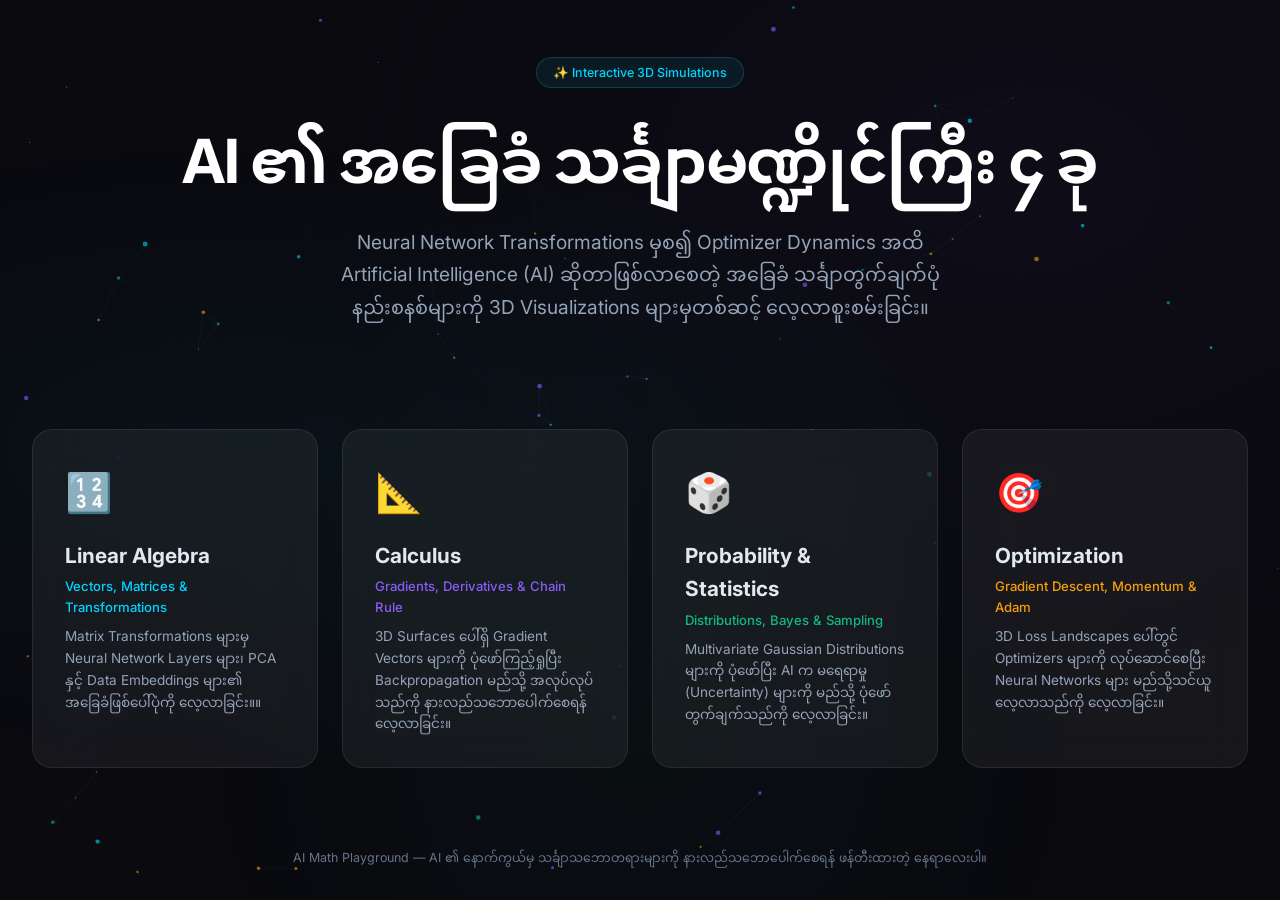
<file: index.html>
<!DOCTYPE html>
<html lang="en">

<head>
  <meta charset="UTF-8">
  <meta name="viewport" content="width=device-width, initial-scale=1.0">
  <meta name="description"
    content="Interactive 3D simulations of the 4 foundational math pillars of Artificial Intelligence: Linear Algebra, Calculus, Probability & Statistics, and Optimization.">
  <title>AI Math Playground — The 4 Pillars of AI Mathematics</title>
  <link rel="stylesheet" href="common/styles.css">
  <style>
    /* ── Landing Page Specific ─────────────────────────────── */
    .landing {
      min-height: 100vh;
      display: flex;
      flex-direction: column;
      position: relative;
      z-index: 1;
    }

    /* Hero */
    .hero {
      flex: 1;
      display: flex;
      flex-direction: column;
      align-items: center;
      justify-content: center;
      text-align: center;
      padding: var(--space-2xl) var(--space-xl);
      position: relative;
    }

    .hero-badge {
      display: inline-flex;
      align-items: center;
      gap: var(--space-xs);
      padding: 0.3rem 1rem;
      background: rgba(0, 212, 255, 0.08);
      border: 1px solid rgba(0, 212, 255, 0.2);
      border-radius: 100px;
      font-size: 0.78rem;
      color: var(--clr-primary);
      font-weight: 500;
      margin-bottom: var(--space-lg);
      animation: fadeInUp 0.6s ease-out both;
    }

    .hero h1 {
      font-size: clamp(2.2rem, 5vw, 3.8rem);
      margin-bottom: var(--space-md);
      animation: fadeInUp 0.6s ease-out 0.1s both;
    }

    .hero-subtitle {
      font-size: clamp(1rem, 2vw, 1.2rem);
      color: var(--clr-text-secondary);
      max-width: 640px;
      line-height: 1.7;
      animation: fadeInUp 0.6s ease-out 0.2s both;
    }

    /* Pillar Cards Grid */
    .pillars-grid {
      display: grid;
      grid-template-columns: repeat(4, 1fr);
      gap: var(--space-lg);
      max-width: 1440px;
      width: 100%;
      padding: 0 var(--space-xl);
      margin: var(--space-2xl) auto;
      animation: fadeInUp 0.6s ease-out 0.3s both;
    }

    @media (max-width: 1024px) {
      .pillars-grid {
        grid-template-columns: repeat(2, 1fr);
      }
    }

    @media (max-width: 600px) {
      .pillars-grid {
        grid-template-columns: 1fr;
      }
    }

    .pillar-card {
      position: relative;
      padding: var(--space-xl);
      border-radius: var(--radius-lg);
      background: var(--clr-bg-glass);
      backdrop-filter: blur(20px);
      -webkit-backdrop-filter: blur(20px);
      border: 1px solid var(--clr-border-glass);
      text-decoration: none;
      color: inherit;
      overflow: hidden;
      transition: all 0.35s cubic-bezier(0.4, 0, 0.2, 1);
      cursor: pointer;
    }

    .pillar-card::before {
      content: '';
      position: absolute;
      inset: 0;
      border-radius: var(--radius-lg);
      background: linear-gradient(135deg, var(--card-color, rgba(0, 212, 255, 0.08)), transparent 60%);
      opacity: 0;
      transition: opacity 0.35s ease;
    }

    .pillar-card:hover {
      transform: translateY(-6px);
      border-color: var(--card-accent, var(--clr-primary));
      box-shadow: 0 12px 40px rgba(0, 0, 0, 0.4), 0 0 30px var(--card-glow, rgba(0, 212, 255, 0.15));
    }

    .pillar-card:hover::before {
      opacity: 1;
    }

    .pillar-card[data-pillar="linear-algebra"] {
      --card-color: rgba(0, 212, 255, 0.08);
      --card-accent: #00d4ff;
      --card-glow: rgba(0, 212, 255, 0.15);
    }

    .pillar-card[data-pillar="calculus"] {
      --card-color: rgba(139, 92, 246, 0.08);
      --card-accent: #8b5cf6;
      --card-glow: rgba(139, 92, 246, 0.15);
    }

    .pillar-card[data-pillar="probability"] {
      --card-color: rgba(16, 185, 129, 0.08);
      --card-accent: #10b981;
      --card-glow: rgba(16, 185, 129, 0.15);
    }

    .pillar-card[data-pillar="optimization"] {
      --card-color: rgba(245, 158, 11, 0.08);
      --card-accent: #f59e0b;
      --card-glow: rgba(245, 158, 11, 0.15);
    }

    .card-icon {
      font-size: 2.4rem;
      margin-bottom: var(--space-md);
      display: block;
      position: relative;
      z-index: 1;
    }

    .card-title {
      font-size: 1.3rem;
      font-weight: 700;
      color: var(--clr-text);
      margin-bottom: var(--space-xs);
      position: relative;
      z-index: 1;
    }

    .card-subtitle {
      font-size: 0.82rem;
      color: var(--card-accent, var(--clr-primary));
      font-weight: 500;
      margin-bottom: var(--space-sm);
      position: relative;
      z-index: 1;
    }

    .card-desc {
      font-size: 0.85rem;
      color: var(--clr-text-secondary);
      line-height: 1.6;
      position: relative;
      z-index: 1;
    }

    .card-arrow {
      position: absolute;
      bottom: var(--space-lg);
      right: var(--space-lg);
      font-size: 1.2rem;
      opacity: 0;
      transform: translateX(-8px);
      transition: all 0.35s ease;
      color: var(--card-accent, var(--clr-primary));
    }

    .pillar-card:hover .card-arrow {
      opacity: 1;
      transform: translateX(0);
    }

    /* Canvas Background */
    #bg-canvas {
      position: fixed;
      top: 0;
      left: 0;
      width: 100%;
      height: 100%;
      z-index: 0;
      pointer-events: none;
    }

    /* Footer */
    .landing-footer {
      text-align: center;
      padding: var(--space-xl);
      font-size: 0.78rem;
      color: var(--clr-text-muted);
      position: relative;
      z-index: 1;
    }
  </style>
</head>

<body>
  <!-- Animated Background -->
  <canvas id="bg-canvas"></canvas>

  <div class="landing">
    <!-- Hero Section -->
    <section class="hero">
      <div class="hero-badge">✨ Interactive 3D Simulations</div>
      <div class="hero-title">
        <h1>AI ၏ အခြေခံ သင်္ချာမဏ္ဍိုင်ကြီး ၄ ခု</h1>
      </div>
      <p class="hero-subtitle">
        Neural Network Transformations မှစ၍ Optimizer Dynamics အထိ Artificial Intelligence (AI) ဆိုတာဖြစ်လာစေတဲ့ အခြေခံ
        သင်္ချာတွက်ချက်ပုံနည်းစနစ်များကို 3D Visualizations များမှတစ်ဆင့် လေ့လာစူးစမ်းခြင်း။
      </p>
    </section>

    <!-- Pillar Cards -->
    <section class="pillars-grid stagger" id="pillars-grid">
      <a href="./linear-algebra/index.html" class="pillar-card" data-pillar="linear-algebra">
        <span class="card-icon">🔢</span>
        <div class="card-title">Linear Algebra</div>
        <div class="card-subtitle">Vectors, Matrices & Transformations</div>
        <p class="card-desc">
          Matrix Transformations များမှ Neural Network Layers များ၊ PCA နှင့် Data Embeddings များ၏ အခြေခံဖြစ်ပေါ်ပုံကို
          လေ့လာခြင်း။။
        </p>
        <span class="card-arrow">→</span>
      </a>

      <a href="./calculus/index.html" class="pillar-card" data-pillar="calculus">
        <span class="card-icon">📐</span>
        <div class="card-title">Calculus</div>
        <div class="card-subtitle">Gradients, Derivatives & Chain Rule</div>
        <p class="card-desc">
          3D Surfaces ပေါ်ရှိ Gradient Vectors များကို ပုံဖော်ကြည့်ရှုပြီး Backpropagation မည်သို့ အလုပ်လုပ်သည်ကို
          နားလည်သဘောပေါက်စေရန် လေ့လာခြင်း။
        </p>
        <span class="card-arrow">→</span>
      </a>

      <a href="./probability/index.html" class="pillar-card" data-pillar="probability">
        <span class="card-icon">🎲</span>
        <div class="card-title">Probability & Statistics</div>
        <div class="card-subtitle">Distributions, Bayes & Sampling</div>
        <p class="card-desc">
          Multivariate Gaussian Distributions များကို ပုံဖော်ပြီး AI က မရေရာမှု (Uncertainty) များကို မည်သို့
          ပုံဖော်တွက်ချက်သည်ကို လေ့လာခြင်း။
        </p>
        <span class="card-arrow">→</span>
      </a>

      <a href="./optimization/index.html" class="pillar-card" data-pillar="optimization">
        <span class="card-icon">🎯</span>
        <div class="card-title">Optimization</div>
        <div class="card-subtitle">Gradient Descent, Momentum & Adam</div>
        <p class="card-desc">
          3D Loss Landscapes ပေါ်တွင် Optimizers များကို လုပ်ဆောင်စေပြီး Neural Networks များ မည်သို့သင်ယူလေ့လာသည်ကို
          လေ့လာခြင်း။
        </p>
        <span class="card-arrow">→</span>
      </a>
    </section>

    <footer class="landing-footer">
      AI Math Playground — AI ၏ နောက်ကွယ်မှ သင်္ချာသဘောတရားများကို နားလည်သဘောပေါက်စေရန် ဖန်တီးထားတဲ့ နေရာလေးပါ။
    </footer>
  </div>

  <script>
    // ── Animated Particle Background ──────────────────────────
    (() => {
      const canvas = document.getElementById('bg-canvas');
      const ctx = canvas.getContext('2d');
      let W, H;
      const particles = [];
      const PARTICLE_COUNT = 80;
      const CONNECTION_DIST = 150;

      const colors = ['#00d4ff', '#8b5cf6', '#10b981', '#f59e0b'];

      function resize() {
        W = canvas.width = window.innerWidth;
        H = canvas.height = window.innerHeight;
      }

      function initParticles() {
        particles.length = 0;
        for (let i = 0; i < PARTICLE_COUNT; i++) {
          particles.push({
            x: Math.random() * W,
            y: Math.random() * H,
            vx: (Math.random() - 0.5) * 0.4,
            vy: (Math.random() - 0.5) * 0.4,
            r: Math.random() * 2 + 0.5,
            color: colors[Math.floor(Math.random() * colors.length)],
          });
        }
      }

      function draw() {
        ctx.clearRect(0, 0, W, H);

        // Draw connections
        for (let i = 0; i < particles.length; i++) {
          for (let j = i + 1; j < particles.length; j++) {
            const dx = particles[i].x - particles[j].x;
            const dy = particles[i].y - particles[j].y;
            const dist = Math.sqrt(dx * dx + dy * dy);
            if (dist < CONNECTION_DIST) {
              const alpha = (1 - dist / CONNECTION_DIST) * 0.15;
              ctx.beginPath();
              ctx.moveTo(particles[i].x, particles[i].y);
              ctx.lineTo(particles[j].x, particles[j].y);
              ctx.strokeStyle = `rgba(100, 150, 255, ${alpha})`;
              ctx.lineWidth = 0.5;
              ctx.stroke();
            }
          }
        }

        // Draw particles
        for (const p of particles) {
          p.x += p.vx;
          p.y += p.vy;

          // Wrap
          if (p.x < 0) p.x = W;
          if (p.x > W) p.x = 0;
          if (p.y < 0) p.y = H;
          if (p.y > H) p.y = 0;

          ctx.beginPath();
          ctx.arc(p.x, p.y, p.r, 0, Math.PI * 2);
          ctx.fillStyle = p.color;
          ctx.globalAlpha = 0.6;
          ctx.fill();
          ctx.globalAlpha = 1;
        }

        requestAnimationFrame(draw);
      }

      window.addEventListener('resize', () => {
        resize();
      });

      resize();
      initParticles();
      draw();
    })();
  </script>
</body>

</html>
</file>
<file: common/styles.css>
/* ══════════════════════════════════════════════════════════════
   AI Math Playground — Global Design System
   ══════════════════════════════════════════════════════════════ */

/* ── Google Fonts ────────────────────────────────────────── */
@import url('https://fonts.googleapis.com/css2?family=Inter:wght@300;400;500;600;700;800&family=JetBrains+Mono:wght@400;500;600&family=Noto+Sans+Myanmar:wght@300;400;500;600;700&display=swap');

/* ── Design Tokens ───────────────────────────────────────── */
:root {
  /* Colors */
  --clr-primary: #00d4ff;
  --clr-secondary: #8b5cf6;
  --clr-accent: #10b981;
  --clr-warning: #f59e0b;
  --clr-error: #ef4444;

  --clr-bg-dark: #0a0a0f;
  --clr-bg-mid: #12121f;
  --clr-bg-card: rgba(255, 255, 255, 0.035);
  --clr-bg-glass: rgba(255, 255, 255, 0.055);
  --clr-border-glass: rgba(255, 255, 255, 0.08);
  --clr-border-hover: rgba(255, 255, 255, 0.15);

  --clr-text: #e2e8f0;
  --clr-text-secondary: #94a3b8;
  --clr-text-muted: #64748b;

  /* Pillar accent overrides */
  --pillar-color: var(--clr-primary);
  --pillar-glow: rgba(0, 212, 255, 0.25);

  /* Typography */
  --font-ui: 'Inter', 'Noto Sans Myanmar', -apple-system, BlinkMacSystemFont, sans-serif;
  --font-mono: 'JetBrains Mono', 'Fira Code', monospace;

  /* Spacing */
  --space-xs: 0.25rem;
  --space-sm: 0.5rem;
  --space-md: 1rem;
  --space-lg: 1.5rem;
  --space-xl: 2rem;
  --space-2xl: 3rem;

  /* Radii */
  --radius-sm: 6px;
  --radius-md: 12px;
  --radius-lg: 20px;
  --radius-xl: 28px;

  /* Shadows */
  --shadow-sm: 0 2px 8px rgba(0, 0, 0, 0.3);
  --shadow-md: 0 4px 24px rgba(0, 0, 0, 0.4);
  --shadow-lg: 0 8px 48px rgba(0, 0, 0, 0.5);
  --shadow-glow: 0 0 30px var(--pillar-glow);

  /* Transitions */
  --transition-fast: 150ms cubic-bezier(0.4, 0, 0.2, 1);
  --transition-normal: 300ms cubic-bezier(0.4, 0, 0.2, 1);
  --transition-slow: 500ms cubic-bezier(0.4, 0, 0.2, 1);
}

/* ── Reset & Base ────────────────────────────────────────── */
*,
*::before,
*::after {
  margin: 0;
  padding: 0;
  box-sizing: border-box;
}

html {
  font-size: 16px;
  scroll-behavior: smooth;
  -webkit-font-smoothing: antialiased;
  -moz-osx-font-smoothing: grayscale;
}

body {
  font-family: var(--font-ui);
  background: var(--clr-bg-dark);
  color: var(--clr-text);
  min-height: 100vh;
  line-height: 1.6;
  overflow-x: hidden;
}

/* Subtle background noise texture */
body::before {
  content: '';
  position: fixed;
  inset: 0;
  background: 
    radial-gradient(ellipse at 20% 50%, rgba(0, 212, 255, 0.04) 0%, transparent 50%),
    radial-gradient(ellipse at 80% 20%, rgba(139, 92, 246, 0.04) 0%, transparent 50%),
    radial-gradient(ellipse at 50% 80%, rgba(16, 185, 129, 0.03) 0%, transparent 50%);
  pointer-events: none;
  z-index: 0;
}

a {
  color: var(--clr-primary);
  text-decoration: none;
  transition: color var(--transition-fast);
}
a:hover {
  color: #5ce1ff;
}

::selection {
  background: rgba(0, 212, 255, 0.25);
  color: #fff;
}

/* ── Typography ──────────────────────────────────────────── */
h1, h2, h3, h4 {
  font-weight: 700;
  letter-spacing: -0.02em;
  line-height: 1.2;
}

h1 {
  font-size: 2.5rem;
  color: #ffffff;
  line-height: 1.4;
  padding: 0.1em 0;
}

h2 {
  font-size: 1.5rem;
  color: var(--clr-text);
}

h3 {
  font-size: 1.125rem;
  color: var(--clr-text-secondary);
  font-weight: 600;
}

.mono {
  font-family: var(--font-mono);
}

/* ── Layout Utilities ────────────────────────────────────── */
.container {
  max-width: 1440px;
  margin: 0 auto;
  padding: 0 var(--space-xl);
}

.flex { display: flex; }
.flex-col { flex-direction: column; }
.items-center { align-items: center; }
.justify-center { justify-content: center; }
.justify-between { justify-content: space-between; }
.gap-sm { gap: var(--space-sm); }
.gap-md { gap: var(--space-md); }
.gap-lg { gap: var(--space-lg); }
.gap-xl { gap: var(--space-xl); }

/* ── Glass Panel ─────────────────────────────────────────── */
.glass {
  background: var(--clr-bg-glass);
  backdrop-filter: blur(20px);
  -webkit-backdrop-filter: blur(20px);
  border: 1px solid var(--clr-border-glass);
  border-radius: var(--radius-md);
  transition: 
    border-color var(--transition-normal),
    box-shadow var(--transition-normal);
}
.glass:hover {
  border-color: var(--clr-border-hover);
}

.glass-glow {
  box-shadow: var(--shadow-glow);
}

/* ── Animations ──────────────────────────────────────────── */
@keyframes fadeInUp {
  from {
    opacity: 0;
    transform: translateY(20px);
  }
  to {
    opacity: 1;
    transform: translateY(0);
  }
}

@keyframes fadeIn {
  from { opacity: 0; }
  to { opacity: 1; }
}

@keyframes pulse {
  0%, 100% { opacity: 1; }
  50% { opacity: 0.6; }
}

@keyframes glow {
  0%, 100% { box-shadow: 0 0 20px var(--pillar-glow); }
  50% { box-shadow: 0 0 40px var(--pillar-glow), 0 0 60px var(--pillar-glow); }
}

@keyframes gradientShift {
  0% { background-position: 0% 50%; }
  50% { background-position: 100% 50%; }
  100% { background-position: 0% 50%; }
}

@keyframes float {
  0%, 100% { transform: translateY(0); }
  50% { transform: translateY(-8px); }
}

.animate-fade-in-up {
  animation: fadeInUp 0.6s ease-out both;
}

.animate-fade-in {
  animation: fadeIn 0.5s ease-out both;
}

/* Staggered children animation */
.stagger > * {
  animation: fadeInUp 0.5s ease-out both;
}
.stagger > *:nth-child(1) { animation-delay: 0.05s; }
.stagger > *:nth-child(2) { animation-delay: 0.1s; }
.stagger > *:nth-child(3) { animation-delay: 0.15s; }
.stagger > *:nth-child(4) { animation-delay: 0.2s; }
.stagger > *:nth-child(5) { animation-delay: 0.25s; }
.stagger > *:nth-child(6) { animation-delay: 0.3s; }

/* ── Scrollbar ───────────────────────────────────────────── */
::-webkit-scrollbar {
  width: 8px;
  height: 8px;
}
::-webkit-scrollbar-track {
  background: var(--clr-bg-dark);
}
::-webkit-scrollbar-thumb {
  background: rgba(255, 255, 255, 0.12);
  border-radius: 4px;
}
::-webkit-scrollbar-thumb:hover {
  background: rgba(255, 255, 255, 0.2);
}
</file>
